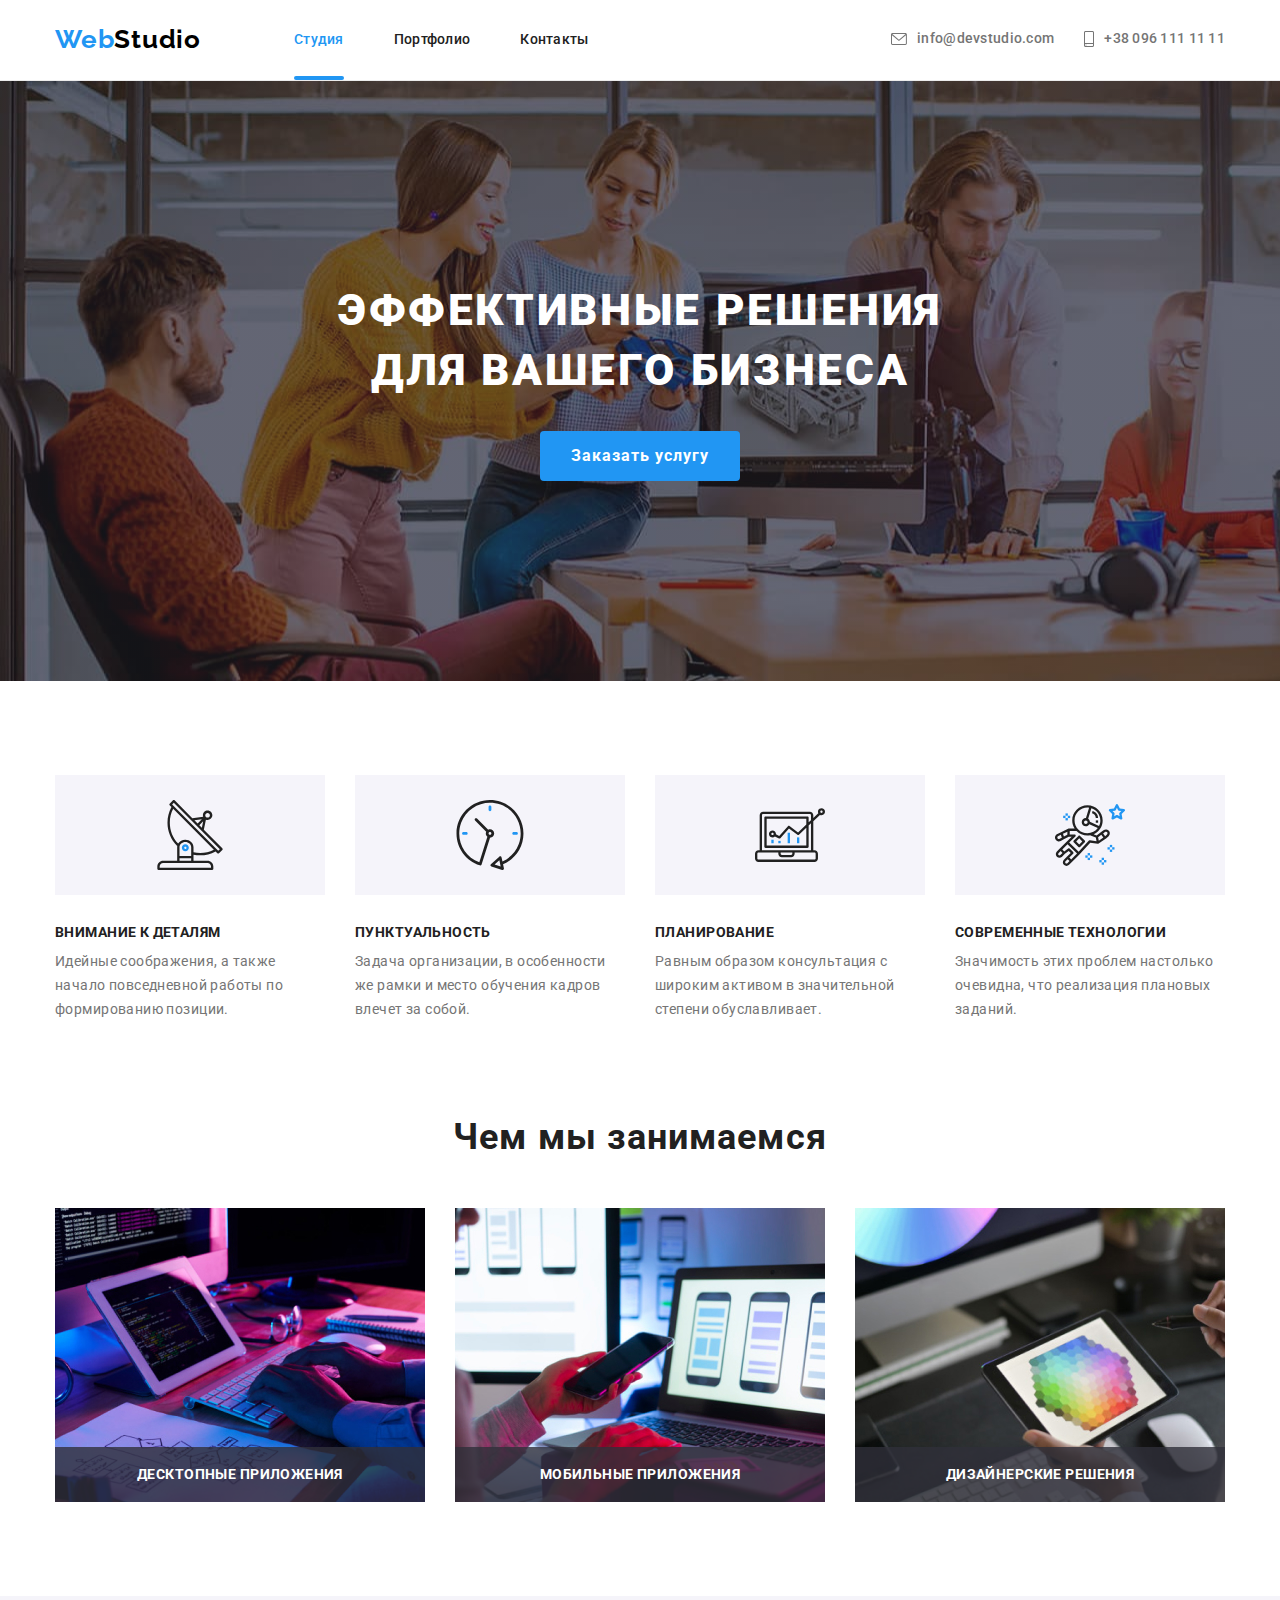
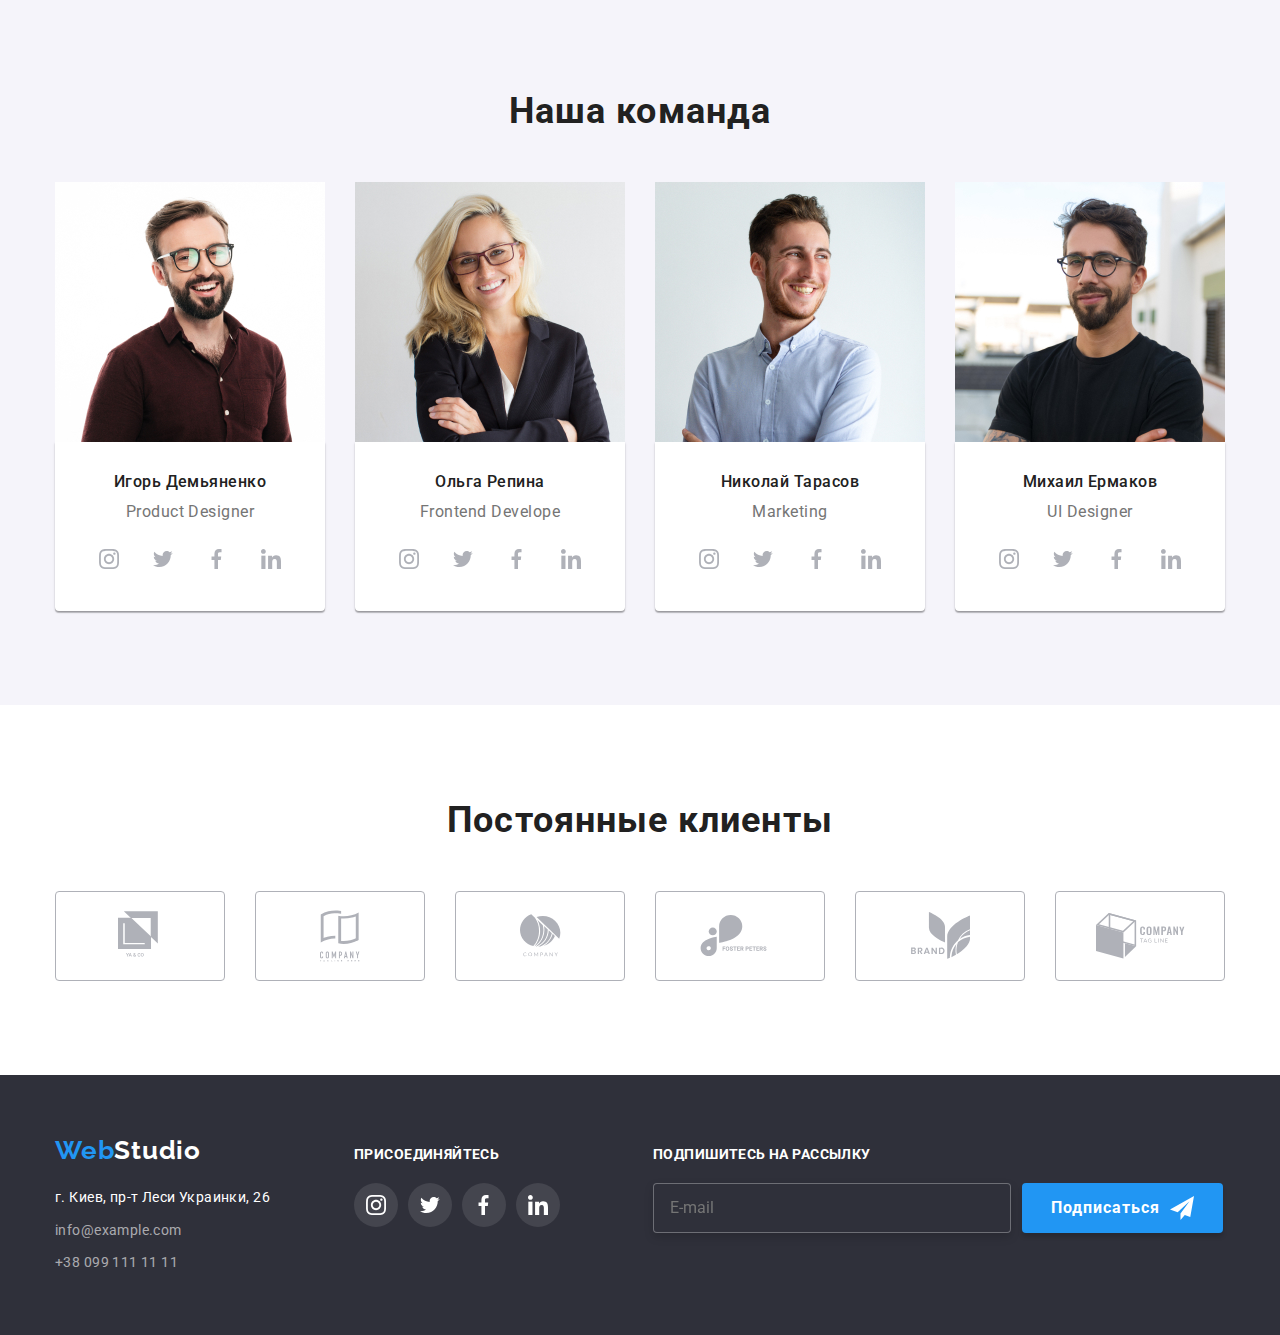
<file: index.html>
<!DOCTYPE html>
<html lang="ru">
<head>
    <meta charset="UTF-8">
    <meta name="viewport" content="width=device-width, initial-scale=1.0">
    <title>Webstudio</title>
    <link rel="preconnect" href="https://fonts.gstatic.com">
    <link href="https://fonts.googleapis.com/css2?family=Oleo+Script&family=Raleway:wght@700&family=Roboto:wght@400;500;700;900&display=swap" 
    rel="stylesheet">
    <link rel="stylesheet" href="https://cdnjs.cloudflare.com/ajax/libs/modern-normalize/1.0.0/modern-normalize.min.css">
    <link rel="stylesheet" href="./css/main.min.css" />
</head>
<body>
    <!--header-->
    <header class="header">
        <div class="container">
        <!--Навигация-->
        <nav class="navigation">
        <a class="logo" href="#"><span class="logo-accent">Web</span>Studio</a>
        <ul class="navigation-menu">
            <li class="navigation-menu-item">
                <a class="navigation-menu-link is-current" href="#">Студия</a>
            </li>
            <li class="navigation-menu-item">
                <a class="navigation-menu-link" href="./portfolio.html">Портфолио</a>
            </li>
            <li class="navigation-menu-item">
                <a class="navigation-menu-link" href="#">Контакты</a>
            </li>
        </ul>
        </nav>
        <!--Адресс-->
        <address class="contact">
            <a  class="contact-email" href="mailto:info@devstudio.com">
                <svg class="contact-icon" width="16px" height="12px">
                    <use href="imagens/sprite.svg#icon-envelope"></use>
                </svg>
                info@devstudio.com 
            </a>
            <a class="contact-phone" href="tell:+380961111111">
                <svg class="contact-icon" width="10px" height="16px">
                    <use href="imagens/sprite.svg#icon-smartphone"></use>
                </svg>
                +38 096 111 11 11
            </a>
        </address>
        </div>
     </header>


    <main>
        <!--Герой-->
        <section class="hero">
            <div class="container">
                <h1 class="title">Эффективные решения для вашего бизнеса</h1>
                <button class="button-hero" type="button" data-modal-open>Заказать услугу </button>
            </div>
        </section>
        <!--Секция 2 Преимущества-->
        <section class="section-advantages">
            <div class="container">
                <h2 class="visually-hidden">Преимущества</h2>
                <ul class="section-advantages-list">
                    <li class="section-advantages-item">
                        <div class="advantages-container">
                            <svg width="70px" height="70px">
                                <use href="imagens/sprite.svg#icon-antenna"></use>
                            </svg>
                        </div>
                        <h3 class="section-advantages-title">Внимание к деталям</h3>
                        <p class="section-advantages-text">Идейные соображения, а также начало повседневной работы по формированию позиции.</p>
                    </li>
                    <li class="section-advantages-item">
                        <div class="advantages-container">
                            <svg width="70px" height="70px">
                                <use href="imagens/sprite.svg#icon-clock"></use>
                            </svg>
                        </div>
                        <h3 class="section-advantages-title">Пунктуальность</h3>
                        <p class="section-advantages-text">Задача организации, в особенности же рамки и место обучения кадров влечет за собой.</p>
                    </li>
                    <li class="section-advantages-item">
                        <div class="advantages-container">
                            <svg width="70px" height="70px">
                                <use href="imagens/sprite.svg#icon-diagram"></use>
                            </svg>
                        </div>
                        <h3 class="section-advantages-title">Планирование</h3>
                        <p class="section-advantages-text">Равным образом консультация с широким активом в значительной степени обуславливает.</p>
                    </li>
                    <li class="section-advantages-item">
                        <div class="advantages-container">
                            <svg width="70px" height="70px">
                                <use href="imagens/sprite.svg#icon-astronaut"></use>
                            </svg>
                        </div>
                        <h3 class="section-advantages-title">Современные технологии</h3>
                        <p class="section-advantages-text">Значимость этих проблем настолько очевидна, что реализация плановых заданий.</p>
                    </li>
                </ul>
            </div>
        </section>

        <!--секция Чем мы занимаемся-->
        <section class="section-adout">
            <div class="container">
            <h2 class="subtitle">Чем мы занимаемся</h2>
            <ul class="section-adout-list">
                <li class="section-about-item">
                    <img class="section-adout-img" src="./imagens/main/img.jpg" alt="печатает на клавиатуре" width="370" height="294">
                    <div class="section-about-container">
                        <p class="section-adout-text">Десктопные приложения</p>
                    </div>
                </li>
                <li class="section-about-item">
                    <img class="section-adout-img" src="./imagens/main/img2.jpg" alt="смартфон в руке" width="370" height="294" >
                    <div class="section-about-container">
                        <p class="section-adout-text">Мобильные приложения</p>
                    </div>
                </li>
                <li class="section-about-item">
                    <img class="section-adout-img"  src="./imagens/main/img3.jpg" alt="работает на планшете" width="370" height="294">
                    <div class="section-about-container">
                        <p class="section-adout-text">Дизайнерские решения</p>
                    </div>
                </li>
            </ul>
            </div>
        </section>
        <!--Сотрудники-->
        <section class="section-workers">
            <div class="container">
                <h2 class="subtitle">Наша команда</h2>
           <ul class="section-workers-list">
               <li class="section-workers-item">
                   <img class="section-workers-img" src="./imagens/workers/ihor.jpg" alt="Игорь Демьяненко" width="270" height="260">
                   <div class="worker-card">
                   <h3 class="section-workers-title">Игорь Демьяненко</h3>
                   <p class="section-workers-text" lang="en">Product Designer</p>
                   <ul class="social-list-links">
                       <li class="social-item">
                           <a class="social-link" href="#">
                            <svg class="social-icon" width="20px" height="20px">
                                <use href="imagens/sprite.svg#icon-instagram"></use>
                             </svg>
                           </a>
                        </li>
                       <li class="social-item">
                           <a class="social-link" href="#">
                           <svg class="social-icon" width="20px" height="20px">
                             <use href="imagens/sprite.svg#icon-twitter"></use>
                           </svg>
                          </a>
                        </li>
                       <li class="social-item">
                           <a class="social-link" href="#">
                           <svg class="social-icon" width="20px" height="20px">
                             <use href="imagens/sprite.svg#icon-facebook"></use>
                           </svg>
                          </a>
                        </li>
                       <li class="social-item">
                           <a class="social-link" href="#">
                           <svg class="social-icon" width="20px" height="20px">
                             <use href="imagens/sprite.svg#icon-linkedin"></use>
                            </svg>
                           </a>
                        </li>
                   </ul>
                  </div>
               </li>
               <li class="section-workers-item">
                   <img class="section-workers-img" src="./imagens/workers/olha.jpg" alt="Ольга Репина" width="270" height="260">
                   <div class="worker-card">
                   <h3 class="section-workers-title">Ольга Репина</h3>
                   <p class="section-workers-text" lang="en">Frontend Develope</p>
                   <ul class="social-list-links">
                    <li class="social-item">
                        <a class="social-link" href="#">
                         <svg class="social-icon" width="20px" height="20px">
                             <use href="imagens/sprite.svg#icon-instagram"></use>
                          </svg>
                        </a>
                     </li>
                    <li class="social-item">
                        <a class="social-link" href="#">
                        <svg class="social-icon" width="20px" height="20px">
                          <use href="imagens/sprite.svg#icon-twitter"></use>
                        </svg>
                       </a>
                     </li>
                    <li class="social-item">
                        <a class="social-link" href="#">
                        <svg class="social-icon" width="20px" height="20px">
                          <use href="imagens/sprite.svg#icon-facebook"></use>
                        </svg>
                       </a>
                     </li>
                    <li class="social-item">
                        <a class="social-link" href="#">
                        <svg class="social-icon" width="20px" height="20px">
                          <use href="imagens/sprite.svg#icon-linkedin"></use>
                         </svg>
                        </a>
                     </li>
                </ul>
                   </div>
               </li>
               <li class="section-workers-item">
                   <img class="section-workers-img" src="./imagens/workers/kolya.jpg" alt="Николай Тарасов" width="270" height="260">
                   <div class="worker-card">
                   <h3 class="section-workers-title">Николай Тарасов</h3>
                   <p class="section-workers-text" lang="en">Marketing</p>
                   <ul class="social-list-links">
                    <li class="social-item">
                        <a class="social-link" href="#">
                         <svg class="social-icon" width="20px" height="20px">
                             <use href="imagens/sprite.svg#icon-instagram"></use>
                          </svg>
                        </a>
                     </li>
                    <li class="social-item">
                        <a class="social-link" href="#">
                        <svg class="social-icon" width="20px" height="20px">
                          <use href="imagens/sprite.svg#icon-twitter"></use>
                        </svg>
                       </a>
                     </li>
                    <li class="social-item">
                        <a class="social-link" href="">
                        <svg class="social-icon" width="20px" height="20px">
                          <use href="imagens/sprite.svg#icon-facebook"></use>
                        </svg>
                       </a>
                     </li>
                    <li class="social-item">
                        <a class="social-link" href="">
                        <svg class="social-icon" width="20px" height="20px">
                          <use href="imagens/sprite.svg#icon-linkedin"></use>
                         </svg>
                        </a>
                     </li>
                </ul>
                   </div>
               </li>
               <li class="section-workers-item">
                   <img class="section-workers-img" src="./imagens/workers/misha.jpg" alt="Михаил Ермаков" width="270" height="260">
                   <div class="worker-card">
                   <h3 class="section-workers-title">Михаил Ермаков</h3>
                   <p class="section-workers-text" lang="en">UI Designer</p>
                   <ul class="social-list-links">
                    <li class="social-item">
                        <a class="social-link" href="#">
                         <svg class="social-icon" width="20px" height="20px">
                             <use href="imagens/sprite.svg#icon-instagram"></use>
                          </svg>
                        </a>
                     </li>
                    <li class="social-item">
                        <a class="social-link" href="#">
                        <svg class="social-icon" width="20px" height="20px">
                          <use href="imagens/sprite.svg#icon-twitter"></use>
                        </svg>
                       </a>
                     </li>
                    <li class="social-item">
                        <a class="social-link" href="#">
                        <svg class="social-icon" width="20px" height="20px">
                          <use href="imagens/sprite.svg#icon-facebook"></use>
                        </svg>
                       </a>
                     </li>
                    <li class="social-item">
                        <a class="social-link" href="#">
                        <svg class="social-icon" width="20px" height="20px">
                          <use href="imagens/sprite.svg#icon-linkedin"></use>
                         </svg>
                        </a>
                     </li>
                </ul>
                   </div>
               </li>
           </ul>
            </div>
           
        </section>

<!-- Постоянные клиенты -->
        <section class="clients">
            <div class="container">
              <h2 class="subtitle">Постоянные клиенты</h2>
               <ul class="clients-list">
                   <li class="clients-item">
                       <a class="clients-link" href="#">
                           <svg class="clients-icon" width="44px" height="49px"> 
                           <use href="imagens/sprite.svg#icon-logo-yaco"></use>
                           </svg>
                       </a>
                   </li>
                   <li class="clients-item">
                       <a class="clients-link" href="#">
                           <svg class="clients-icon" width="40px" height="52px"> 
                           <use href="imagens/sprite.svg#icon-logo-companyhere"></use>
                           </svg>
                       </a>
                   </li>
                   <li class="clients-item">
                       <a class="clients-link" href="#">
                           <svg class="clients-icon" width="41px" height="43px"> 
                           <use href="imagens/sprite.svg#icon-logo-company"></use>
                           </svg>
                       </a>
                   </li>
                   <li class="clients-item">
                       <a class="clients-link" href="#">
                           <svg class="clients-icon" width="80px" height="42px"> 
                           <use href="imagens/sprite.svg#icon-logo-foster"></use>
                           </svg>
                       </a>
                   </li>
                   <li class="clients-item">
                       <a class="clients-link" href="#">
                           <svg class="clients-icon" width="59px" height="47px"> 
                           <use href="imagens/sprite.svg#icon-logo-brand"></use>
                           </svg>
                       </a>
                   </li>
                   <li class="clients-item">
                       <a class="clients-link" href="#">
                           <svg class="clients-icon" width="89px" height="46px"> 
                               <use href="imagens/sprite.svg#icon-logo-companytagline"></use>
                           </svg>
                       </a>
                   </li>
               </ul>
            </div>
        </section>

    </main>

    <!--Подвал-->
    <footer class="footer">
      <div class="container">
        <div class="footer-adress-container">
            <a class="logo-footer" href="#"><span class="logo-accent">Web</span>Studio</a>
        <address class="footer-contact">
                <p class="address">г. Киев, пр-т Леси Украинки, 26</p>
            <ul>
                <li class="footer-contact-item"><a class="footer-contact-email" href="mailto:info@example.com">info@example.com</a></li>
                <li class="footer-contact-item"><a class="footer-contact-phone" href="tell:+380991111111">+38 099 111 11 11</a></li>
            </ul>
        </address>
        </div>
        
      
   <div class="footer-social-links">
    <p class="slogan">присоединяйтесь</p>
    <ul class="social-list-links">
        <li class="social-item">
            <a class="social-link" href="#">
             <svg class="social-icon" width="20px" height="20px">
                 <use href="imagens/sprite.svg#icon-instagram"></use>
              </svg>
            </a>
         </li>
        <li class="social-item">
            <a class="social-link" href="#">
            <svg class="social-icon" width="20px" height="20px">
              <use href="imagens/sprite.svg#icon-twitter"></use>
            </svg>
           </a>
         </li>
        <li class="social-item">
            <a class="social-link" href="#">
            <svg class="social-icon" width="20px" height="20px">
              <use href="imagens/sprite.svg#icon-facebook"></use>
            </svg>
           </a>
         </li>
        <li class="social-item">
            <a class="social-link" href="#">
            <svg class="social-icon" width="20px" height="20px">
              <use href="imagens/sprite.svg#icon-linkedin"></use>
             </svg>
            </a>
         </li>
    </ul>
   </div>

   <div class="footer-form-group">
      <p class="slogan-form">Подпишитесь на рассылку</p>
      <form class="footer-form" action="#" method="post">
          <input class="footer-form-input" type="email" name="email" placeholder="E-mail">
          <button class="button-subscribe" type="submit">
              <span class="subscribe">Подписаться</span>
              <svg width="24px" height="24px">
                  <use href="imagens/sprite.svg#icon-icon-send"></use>
              </svg>
            </button>
      </form>
</div>

      </div>
            
    </footer>
      <!-- Модальное окно -->
    <div class="backdrop is-hidden" data-modal>
        <div class="modal">
           <button class="close-btn" data-modal-close type="button">
               <svg width="18px" height="18px">
                   <use href="imagens/sprite.svg#icon-close"></use>
               </svg>
           </button>

           <p class="modal-slogan">Оставьте свои данные, мы вам перезвоним</p>
           <form class="modal-form">
               <label class="modal-label">Имя
                <span class="modal-form-input-wrapper">
                    <input class="modal-form-input"  type="text" name="user-name">
                    <svg class="modal-form-icon" width="18px" height="18px">
                        <use href="imagens/sprite.svg#icon-person"></use>
                    </svg>
                </span>
               </label>
               

                <label class="modal-label">Телефон
                    <span class="modal-form-input-wrapper">
                        <input class="modal-form-input" type="tel" name="tel">
                        <svg class="modal-form-icon" width="18px" height="18px">
                            <use href="imagens/sprite.svg#icon-phone-black"></use>
                        </svg>
                    </span>
                 </label>

                 <label class="modal-label">Почта
                     <span class="modal-form-input-wrapper">
                        <input class="modal-form-input" type="email" name="email" >
                        <svg class="modal-form-icon" width="18px" height="18px">
                            <use href="imagens/sprite.svg#icon-email-black"></use>
                        </svg>
                     </span>
                 </label>
         
                <label class="modal-label" >Комментарий
                    <textarea placeholder="Введите текст"class="modal-form-comment"name="comment"></textarea>
                </label>
               
                 <input class="modal-form-checkbox visually-hidden" id="user-policy" type="checkbox" name="user-policy" value="acceppt-policy">
                 <label class="modal-policy-text" for="user-policy" modal-form-policy>Соглашаюсь с рассылкой и принимаю <a class="modal-policy-text-link" href="#"> Условия договора</a></label>
                 

                 <button class="modal-form-button" type="submit">Отправить</button>

           </form>
        </div>
    </div>

    <script src="./js/modal.js"></script>

</body>
</html>
</file>
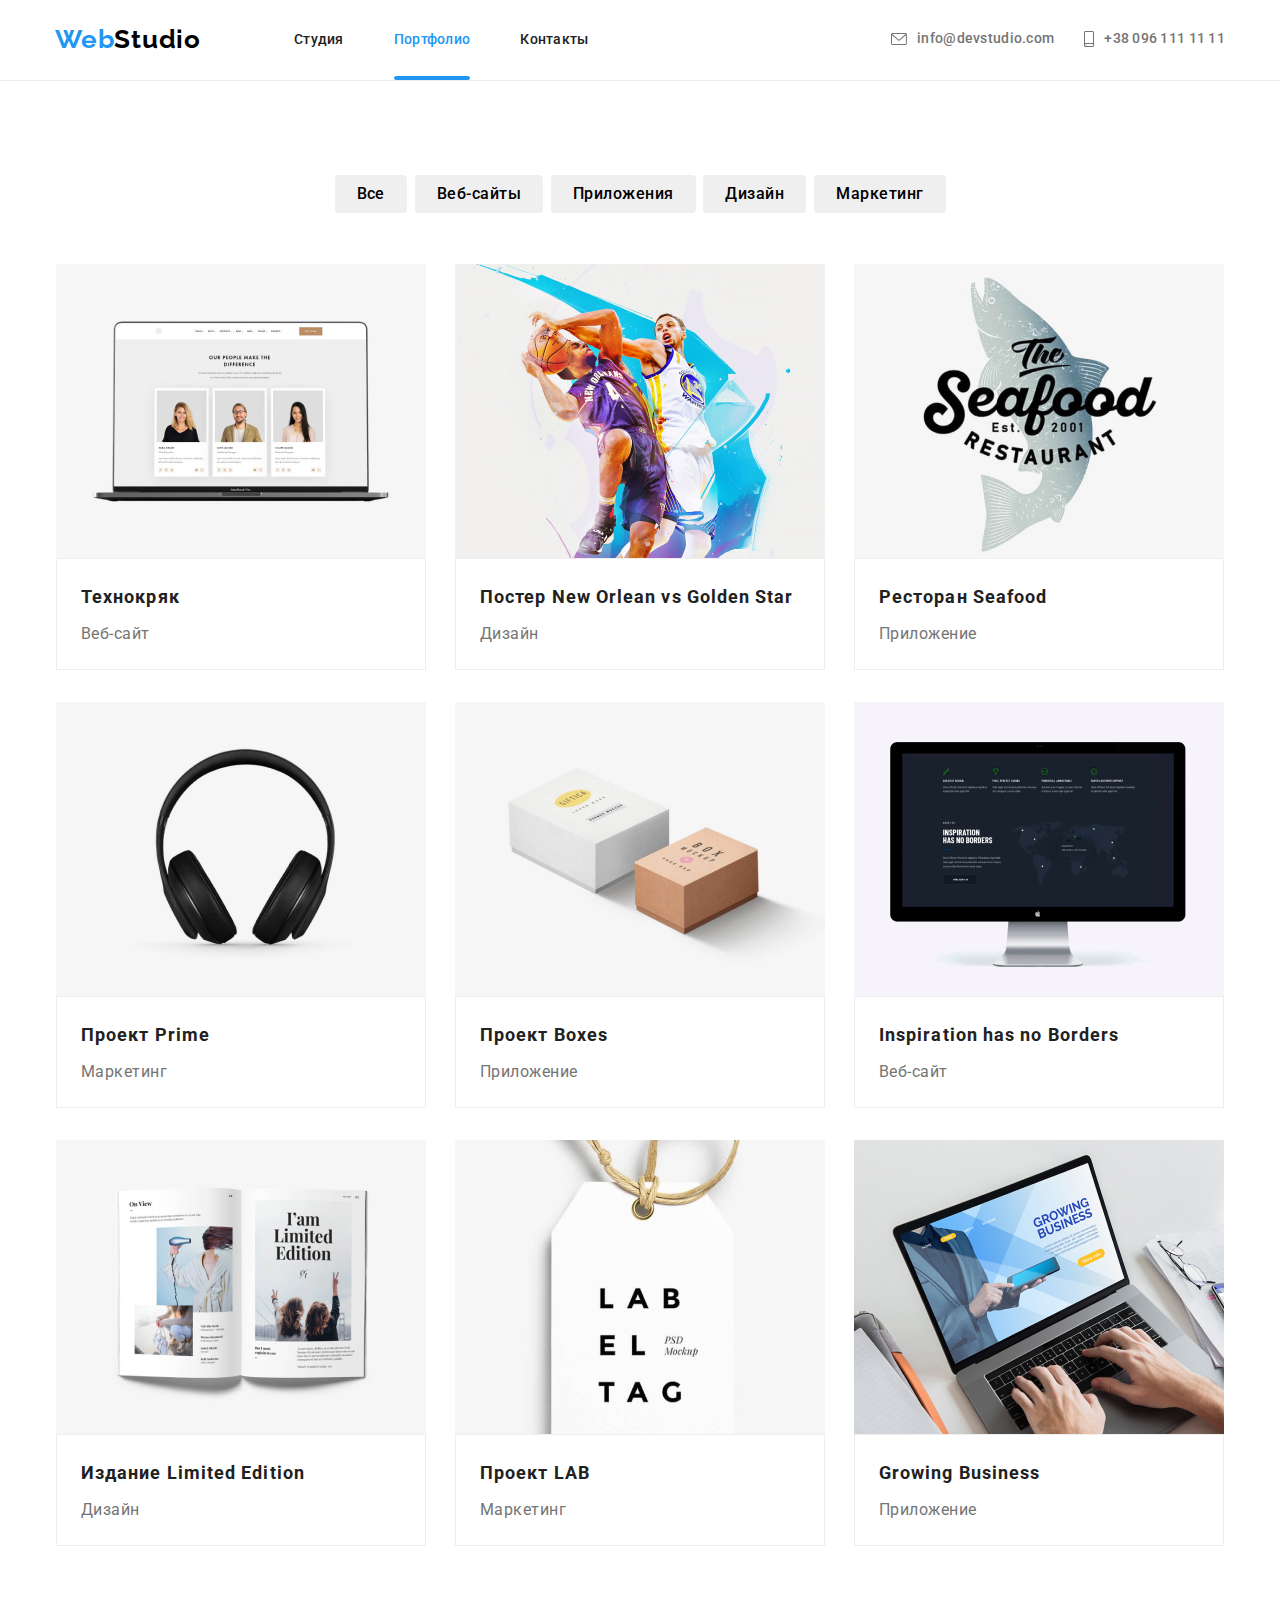
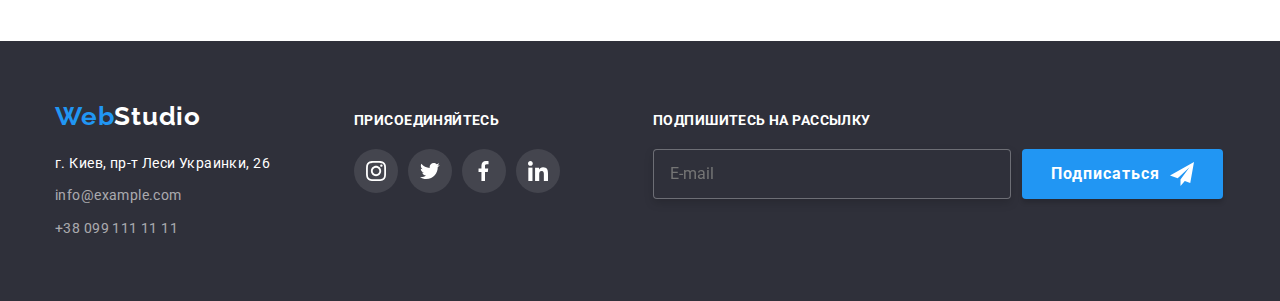
<file: portfolio.html>
<!DOCTYPE html>
<html lang="ru">
<head>
    <meta charset="UTF-8">
    <meta name="viewport" content="width=device-width, initial-scale=1.0">
    <title>Portfolio</title>
    <link rel="preconnect" href="https://fonts.gstatic.com">
    <link href="https://fonts.googleapis.com/css2?family=Oleo+Script&family=Raleway:wght@700&family=Roboto:wght@400;500;700;900&display=swap" 
     rel="stylesheet">
     <link rel="stylesheet" href="https://cdnjs.cloudflare.com/ajax/libs/modern-normalize/1.0.0/modern-normalize.min.css">
    <link rel="stylesheet" href="./css/main.min.css" /> 
</head>
<body>
     <!--header-->
    <header class="header">
        <div class="container">
            <!--Навигация-->
        <nav class="navigation">
            <a class="logo" href="#"><span class="logo-accent">Web</span>Studio</a>
            <ul class="navigation-menu">
                <li class="navigation-menu-item">
                    <a class="navigation-menu-link" href="./index.html">Студия</a>
                </li>
                <li class="navigation-menu-item">
                    <a class="navigation-menu-link is-current" href="./portfolio.html">Портфолио</a>
                </li>
                <li class="navigation-menu-item">
                    <a class="navigation-menu-link" href="#">Контакты</a>
                </li>
            </ul>
            </nav>
           <!--Адресс-->
        <address class="contact">
            <a  class="contact-email" href="mailto:info@devstudio.com">
                <svg class="contact-icon" width="16px" height="12px">
                    <use href="imagens/sprite.svg#icon-envelope"></use>
                </svg>
                info@devstudio.com 
            </a>
            <a class="contact-phone" href="tell:+380961111111">
                <svg class="contact-icon" width="10px" height="16px">
                    <use href="imagens/sprite.svg#icon-smartphone"></use>
                </svg>
                +38 096 111 11 11
            </a>
        </address>
        
     </header>

     <!--Main-->
    <main class="main-footer"> 
        <div class="container">
            <h1 class="visually-hidden">Портфолио</h1>
            <!--Кнопки-->
                <ul class="buttons-list">
                    <li class="button-item"><button class="button-portfolio" type="button">Все</button></li>
                    <li class="button-item"><button class="button-portfolio" type="button">Веб-сайты</button></li>
                    <li class="button-item"><button class="button-portfolio" type="button">Приложения</button></li>
                    <li class="button-item"><button class="button-portfolio" type="button">Дизайн</button></li>
                    <li class="button-item"><button class="button-portfolio" type="button">Маркетинг</button></li>
                </ul>
            <!--Наши работы(список картинок)-->
            <ul class="work-examples-list">
                <li class="work-examples-item">
                    <a class="work-examples-link" href="">
                        <div class="overlay-wrapper">
                            <img class="work-examples-img" src="./imagens/portfolio/laptop1.jpg" alt="открытый ноутбук" width="370" height="294">
                            <p class="overlay">Технокряк это современная площадка распространения коронавируса. Компании используют эту платформу для цифрового шпионажа и атак на защищённые сервера конкурентов.</p>
                        </div>
                        <div class="card-content">
                        <h2 class="work-examples-title">Технокряк</h2>
                        <p class="work-examples-text">Веб-сайт</p>
                        </div>
                    </a>
                    
                </li>
                <li class="work-examples-item">
                    <a class="work-examples-link" href="">
                        <div class="overlay-wrapper">
                            <img class="work-examples-img" src="./imagens/portfolio/bassketboll2.jpg" alt="два баскетболиста с мячом" width="370" height="294">
                            <p class="overlay">Технокряк это современная площадка распространения коронавируса. Компании используют эту платформу для цифрового шпионажа и атак на защищённые сервера конкурентов.</p>
                        </div>
                        <div class="card-content">
                        <h2 class="work-examples-title">Постер New Orlean vs Golden Star</h2>
                        <p class="work-examples-text">Дизайн</p>
                       </div>
                    </a>
                    
                </li>
                <li class="work-examples-item">
                    <a class="work-examples-link" href="">
                        <div class="overlay-wrapper">
                            <img class="work-examples-img" src="./imagens/portfolio/seafood3.jpg" alt="логотип ресторана" width="370" height="294">
                            <p class="overlay">Технокряк это современная площадка распространения коронавируса. Компании используют эту платформу для цифрового шпионажа и атак на защищённые сервера конкурентов.</p>
                        </div>
                        <div class="card-content">
                        <h2 class="work-examples-title">Ресторан Seafood</h2>
                        <p class="work-examples-text">Приложение</p>
                        </div>
                    </a>
                    
                </li>
                <li class="work-examples-item">
                    <a class="work-examples-link" href="">
                        <div class="overlay-wrapper">
                            <img class="work-examples-img" src="./imagens/portfolio/headphone4.jpg" alt="наушники" width="370" height="294">
                            <p class="overlay">Технокряк это современная площадка распространения коронавируса. Компании используют эту платформу для цифрового шпионажа и атак на защищённые сервера конкурентов.</p>
                        </div>
                        <div class="card-content">
                        <h2 class="work-examples-title">Проект Prime</h2>
                        <p class="work-examples-text">Маркетинг</p>
                        </div>
                    </a>
                    
                </li>
                <li class="work-examples-item">
                    <a class="work-examples-link" href="">
                        <div class="overlay-wrapper">
                            <img class="work-examples-img" src="./imagens/portfolio/boxes5.jpg" alt="две коробки" width="370" height="294">
                            <p class="overlay">Технокряк это современная площадка распространения коронавируса. Компании используют эту платформу для цифрового шпионажа и атак на защищённые сервера конкурентов.</p>
                        </div>
                        <div class="card-content">
                        <h2 class="work-examples-title">Проект Boxes</h2>
                        <p class="work-examples-text">Приложение</p>
                        </div>
                    </a>
                    
                </li>
                <li class="work-examples-item">
                    <a class="work-examples-link" href="">
                        <div class="overlay-wrapper">
                            <img class="work-examples-img" src="./imagens/portfolio/comp6.jpg" alt="экран компьютера" width="370" height="294">
                            <p class="overlay">Технокряк это современная площадка распространения коронавируса. Компании используют эту платформу для цифрового шпионажа и атак на защищённые сервера конкурентов.</p>
                        </div>
                        <div class="card-content">
                        <h2 class="work-examples-title" lang="en">Inspiration has no Borders</h2>
                        <p class="work-examples-text">Веб-сайт</p>
                        </div>
                    </a>
                    
                </li>
                <li class="work-examples-item">
                    <a class="work-examples-link" href="">
                        <div class="overlay-wrapper">
                            <img class="work-examples-img" src="./imagens/portfolio/book7.jpg" alt="открытая книга" width="370" height="294">
                            <p class="overlay">Технокряк это современная площадка распространения коронавируса. Компании используют эту платформу для цифрового шпионажа и атак на защищённые сервера конкурентов.</p>
                        </div>
                        <div class="card-content">
                        <h2 class="work-examples-title">Издание Limited Edition</h2>
                        <p class="work-examples-text">Дизайн</p>
                        </div>
                    </a>
                    
                </li>
                <li class="work-examples-item">
                    <a class="work-examples-link" href="">
                        <div class="overlay-wrapper">
                            <img class="work-examples-img" src="./imagens/portfolio/labeltag8.jpg" alt="значок" width="370" height="294">
                            <p class="overlay">Технокряк это современная площадка распространения коронавируса. Компании используют эту платформу для цифрового шпионажа и атак на защищённые сервера конкурентов.</p>
                        </div>
                        <div class="card-content">
                        <h2 class="work-examples-title">Проект LAB</h2>
                        <p class="work-examples-text">Маркетинг</p>
                        </div>
                    </a>
                    
                </li>
                <li class="work-examples-item">
                    <a class="work-examples-link" href="">
                        <div class="overlay-wrapper">
                            <img class="work-examples-img" src="./imagens/portfolio/laptop9.jpg" alt="печатает на клавиатуре ноутбука" width="370" height="294">
                            <p class="overlay">Технокряк это современная площадка распространения коронавируса. Компании используют эту платформу для цифрового шпионажа и атак на защищённые сервера конкурентов.</p>
                        </div>
                        <div class="card-content">
                        <h2 class="work-examples-title" lang="en">Growing Business</h2>
                        <p class="work-examples-text">Приложение</p>
                        </div>
                    </a>
                    
                </li>
            </ul>
        </div>
       
    </main>

 <!--Подвал-->
 <footer class="footer">
    <div class="container">
      <div class="footer-adress-container">
          <a class="logo-footer" href="#"><span class="logo-accent">Web</span>Studio</a>
      <address class="footer-contact">
              <p class="address">г. Киев, пр-т Леси Украинки, 26</p>
          <ul>
              <li class="footer-contact-item"><a class="footer-contact-email" href="mailto:info@example.com">info@example.com</a></li>
              <li class="footer-contact-item"><a class="footer-contact-phone" href="tell:+380991111111">+38 099 111 11 11</a></li>
          </ul>
      </address>
      </div>
      
    
 <div class="footer-social-links">
  <p class="slogan">присоединяйтесь</p>
  <ul class="social-list-links">
      <li class="social-item">
          <a class="social-link" href="">
           <svg class="social-icon" width="20px" height="20px">
               <use href="imagens/sprite.svg#icon-instagram"></use>
            </svg>
          </a>
       </li>
      <li class="social-item">
          <a class="social-link" href="">
          <svg class="social-icon" width="20px" height="20px">
            <use href="imagens/sprite.svg#icon-twitter"></use>
          </svg>
         </a>
       </li>
      <li class="social-item">
          <a class="social-link" href="">
          <svg class="social-icon" width="20px" height="20px">
            <use href="imagens/sprite.svg#icon-facebook"></use>
          </svg>
         </a>
       </li>
      <li class="social-item">
          <a class="social-link" href="">
          <svg class="social-icon" width="20px" height="20px">
            <use href="imagens/sprite.svg#icon-linkedin"></use>
           </svg>
          </a>
       </li>
  </ul>
 </div>

    
 <div class="footer-form-group">
    <p class="slogan-form">Подпишитесь на рассылку</p>
    <form class="footer-form" action="#" method="post">
        <input class="footer-form-input" type="email" name="email" placeholder="E-mail">
        <button class="button-subscribe" type="submit">
            <span class="subscribe">Подписаться</span>
            <svg width="24px" height="24px">
                <use href="imagens/sprite.svg#icon-icon-send"></use>
            </svg>
          </button>
    </form>
</div>
    
          
 </div>
  </footer>

</body>
</html>
</file>
<file: css/main.min.css>
body{font-family:var(--main-font);color:var(--accent-color)}h1,h2,h3,h4,h5,h6,p{margin:0}ul{list-style:none;margin:0;padding:0}img{display:block}a{text-decoration:none}.container{width:1200px;margin-left:auto;margin-right:auto;padding-left:15px;padding-right:15px}:root{--main-font: "Roboto" , sans-serif;--secondary-font: "Raleway", sans-serif ;--accent-color: #212121;--secondary-color:#757575}.visually-hidden{position:absolute;width:1px;height:1px;margin:-1px;border:0;padding:0;white-space:nowrap;clip-path:inset(100%);clip:rect(0 0 0 0);overflow:hidden}.header{padding-top:24px;padding-bottom:25px;border-bottom-width:1px;border-bottom-style:solid;border-bottom-color:#ececec}.header>.container,.navigation,.navigation-menu{display:flex;align-items:center}.header .logo{margin-right:93px}.header .contact{margin-left:auto;display:flex;align-items:center}.header .contact-email{margin-right:30px}.logo{font-family:var(--secondary-font);font-weight:bold;font-size:26px;line-height:1.19;letter-spacing:0.03em;color:#000000;text-decoration:none}.navigation-menu-item:not(:last-child){margin-right:50px}.navigation-menu-link{font-size:14px;font-weight:500;line-height:1.14;letter-spacing:0.02em;text-align:left;color:var(--accent-color);text-decoration:none;position:relative;padding-bottom:32px;padding-top:32px;transition:color 250ms cubic-bezier(0.4, 0, 0.2, 1)}.navigation-menu-link:hover,.navigation-menu-link:focus{color:#2196F3}.contact-email:hover,.contact-email:focus,.contact-phone:hover,.contact-phone:focus{color:#2196F3}.contact-phone,.contact-email{font-style:normal;font-family:var(--main-font);font-size:14px;font-weight:500;line-height:1.14;letter-spacing:0.02em;text-align:left;color:var(--secondary-color);text-decoration:none;display:flex;align-items:center;transition:color 250ms cubic-bezier(0.4, 0, 0.2, 1)}.contact-icon{margin-right:10px;fill:currentColor}.is-current::after{display:inline-block;content:"";background:#2196F3;border-radius:2px;height:4px;width:100%;position:absolute;bottom:-1px;left:0}.hero{padding-top:200px;padding-bottom:200px;background-color:#2F303A;background-image:linear-gradient(rgba(47,48,58,0.4), rgba(47,48,58,0.4)),url(../imagens/hero/hero.jpg);background-repeat:no-repeat;background-size:cover}.title{font-family:var(--main-font);font-weight:900;font-size:44px;line-height:1.36;text-align:center;letter-spacing:0.06em;text-transform:uppercase;color:#FFFFFF;margin-right:auto;margin-left:auto;width:696px;margin-bottom:30px}.button-hero{font-family:var(--main-font);font-weight:bold;font-size:16px;line-height:1.87;text-align:center;letter-spacing:0.06em;color:#FFFFFF;background-color:#2196F3;min-width:200px;padding-top:10px;padding-bottom:10px;display:block;margin:0 auto;border:none;cursor:pointer;border-radius:4px}.section-advantages{padding-top:94px;padding-bottom:94px}.section-advantages-list{display:flex;align-items:center;justify-content:space-between}.section-advantages-item{width:270px}.section-advantages-title{font-weight:bold;font-size:14px;line-height:1.14;letter-spacing:0.03em;text-transform:uppercase;margin-bottom:10px}.section-advantages-text{font-weight:normal;font-size:14px;line-height:1.71;letter-spacing:0.03em;color:var(--secondary-color)}.advantages-container{display:flex;justify-content:center;align-items:center;background-color:#F5F4FA;margin-bottom:30px;height:120px}.section-adout{padding-bottom:94px}.section-adout-list{display:flex;justify-content:space-between}.section-adout-text{font-family:var(--main-font);font-weight:bold;font-size:14px;line-height:1.14px;text-align:center;letter-spacing:0.03em;text-transform:uppercase;color:#FFFFFF;padding-top:27px;padding-bottom:27px}.section-about-container{background:rgba(47,48,58,0.8);width:100%;bottom:0;left:0;position:absolute}.section-about-item{position:relative}.section-workers{background-color:#F5F4FA;padding-top:94px;padding-bottom:94px}.section-workers-list{display:flex;justify-content:space-between}.section-workers-title{font-weight:500;font-size:16px;line-height:1.19;text-align:center;letter-spacing:0.03em;margin-bottom:10px}.section-workers-text{font-weight:normal;font-size:16px;line-height:1.19;text-align:center;letter-spacing:0.03em;color:var(--secondary-color);margin-bottom:16px}.social-list-links{display:flex;justify-content:center}.social-item:not(:last-child){margin-right:10px}.social-link{display:flex;justify-content:center;align-items:center;width:44px;height:44px;color:#afb1b8;border-radius:50%;transition:color 250ms cubic-bezier(0.4, 0, 0.2, 1)}.social-link:hover,.social-link:focus{color:#FFFFFF;background-color:#2196F3}.social-icon{fill:currentColor}.worker-card{border-radius:0px 0px 4px 4px;box-shadow:0px 1px 3px rgba(0,0,0,0.12),0px 1px 1px rgba(0,0,0,0.14),0px 2px 1px rgba(0,0,0,0.2);padding-top:30px;padding-bottom:30px;background-color:#FFFFFF}.clients{padding-top:94px;padding-bottom:94px}.clients-list{display:flex}.clients-link{justify-content:center;align-items:center;display:flex;width:170px;height:90px;border:1px solid #AFB1B8;border-radius:4px;color:#AFB1B8;transition:color 250ms cubic-bezier(0.4, 0, 0.2, 1)}.clients-link:hover,.clients-link:focus{border:1px solid #2196F3;color:#2196F3}.clients-icon{fill:currentColor}.clients-item:not(:last-child){margin-right:30px}.footer{background-color:#2F303A;padding-top:60px;padding-bottom:60px}.footer>.container{display:flex;align-items:baseline}.footer-adress-container{margin-right:84px}.footer-social-links{margin-right:93px}.address{font-style:normal;font-weight:normal;font-size:14px;line-height:1.71;letter-spacing:0.03em;color:#FFFFFF;display:block;margin-bottom:9px}.footer-contact-email{display:block;margin-bottom:9px}.footer-contact-phone,.footer-contact-email{font-style:normal;font-weight:normal;font-size:14px;line-height:1.71;letter-spacing:0.03em;color:rgba(255,255,255,0.6);text-decoration:none}.logo-footer{font-family:var(--secondary-font);font-weight:bold;font-size:26px;line-height:1.19;letter-spacing:0.03em;color:#FFFFFF;text-decoration:none;display:block;margin-bottom:20px}.slogan{font-family:var(--main-font);font-weight:bold;font-size:14px;line-height:1.14;letter-spacing:0.03em;text-transform:uppercase;color:#FFFFFF;margin-bottom:20px}.footer .social-link{background-color:rgba(255,255,255,0.1);color:#FFFFFF;transition:color 250ms cubic-bezier(0.4, 0, 0.2, 1)}.footer .social-link:hover,.footer .social-link:focus{background-color:#2196F3}.main-footer{padding-top:94px;padding-bottom:94px}.buttons-list{display:flex;align-items:center;justify-content:space-between;width:611px;margin-left:auto;margin-right:auto;margin-bottom:50px}.button-portfolio{font-family:var(--main-font);font-weight:500;font-size:16px;line-height:1.62;text-align:center;letter-spacing:0.03em;text-decoration:none;display:block;padding-top:6px;padding-bottom:6px;padding-left:22px;padding-right:22px;border:none;border-radius:4px;overflow:hidden;cursor:pointer;transition:color 250ms cubic-bezier(0.4, 0, 0.2, 1)}.button-portfolio:hover,.button-portfolio:focus{background-color:#2196F3;color:#FFFFFF}.work-examples-list{display:flex;flex-wrap:wrap;justify-content:space-between}.work-examples-item:nth-child(-n+6){margin-bottom:30px}.card-content{border:1px solid #EEEEEE;box-sizing:border-box;width:370px;padding:20px 24px}.work-examples-title{font-weight:bold;font-size:18px;line-height:2;letter-spacing:0.06em;margin-bottom:4px;color:var(--accent-color)}.work-examples-text{font-weight:normal;font-size:16px;line-height:1.87;letter-spacing:0.03em;color:var(--secondary-color)}.work-examples-link{display:block;border:1px solid transparent;transition:250ms cubic-bezier(0.4, 0, 0.2, 1)}.work-examples-link:hover,.work-examples-link:focus{border:1px solid #EEEEEE;box-shadow:0px 1px 1px rgba(0,0,0,0.12),0px 4px 4px rgba(0,0,0,0.06),1px 4px 6px rgba(0,0,0,0.16)}.overlay{font-family:var(--main-font);font-weight:normal;font-size:18px;line-height:1.56;letter-spacing:0.03em;background-color:rgba(33,150,243,0.9);color:#FFFFFF;padding:63px 24px;position:absolute;top:0;left:0;width:100%;height:100%;transform:translateY(100%);transition:transform 250ms cubic-bezier(0.4, 0, 0.2, 1)}.work-examples-link:hover .overlay,.work-examples-link:focus .overlay{transform:translateY(0%)}.overlay-wrapper{position:relative;overflow:hidden}.backdrop{background-color:rgba(0,0,0,0.1);position:fixed;left:0;top:0;width:100%;height:100%;transition:all 250ms cubic-bezier(0.4, 0, 0.2, 1)}.modal{width:528px;min-height:581px;box-shadow:0px 1px 3px rgba(0,0,0,0.12),0px 1px 1px rgba(0,0,0,0.14),0px 2px 1px rgba(0,0,0,0.2);border-radius:4px;background-color:#fff;position:absolute;top:50%;left:50%;transform:translate(-50%, -50%);padding:40px;position:relative}.close-btn{width:30px;height:30px;border-radius:50%;background-color:#FFFFFF;border:1px solid rgba(0,0,0,0.1);cursor:pointer;display:flex;align-items:center;justify-content:center;position:absolute;top:8px;right:8px}.close-btn:focus,.close-btn:hover{fill:#2196F3}.is-hidden{opacity:0;visibility:hidden;pointer-events:none}.modal-slogan{font-family:var(--main-font);font-weight:bold;font-size:20px;line-height:1.15;text-align:center;letter-spacing:0.03em;color:#212121;margin-bottom:12px}.modal-label{font-family:var(--main-font);font-size:12px;line-height:1.17;letter-spacing:0.01em;color:#757575}.modal-form{display:flex;flex-direction:column}.modal-form-input{width:100%;height:40px;border:1px solid rgba(33,33,33,0.2);box-sizing:border-box;border-radius:4px;padding-left:42px;transition:border-color 250ms cubic-bezier(0.4, 0, 0.2, 1)}.modal-form-icon{position:absolute;fill:#000000;left:12px;top:50%;transform:translateY(-50%);transition:fill 250ms cubic-bezier(0.4, 0, 0.2, 1)}.modal-label:focus-within .modal-form-icon,.modal-form-icon:hover{fill:#2196F3}.modal-form-input-wrapper{display:block;position:relative;margin-top:4px;margin-bottom:10px}.modal-form-input:focus,.modal-form-comment:focus{outline:none;border-color:#2196F3}.modal-form-comment{width:100%;height:120px;border:1px solid rgba(33,33,33,0.2);border-radius:4px;margin-top:4px;margin-bottom:20px;padding:12px 16px;resize:none;transition:border-color 250ms cubic-bezier(0.4, 0, 0.2, 1)}.modal-form-comment::placeholder{font-family:var(--main-font);font-size:14px;line-height:1.14;letter-spacing:0.01em;color:rgba 117,117,117,0.5}.modal-policy-text::before{content:"";display:inline-block;width:16px;height:15px;border:2px solid  #212121;border-radius:2px;transition:border 250ms cubic-bezier(0.4, 0, 0.2, 1),background-color 250ms cubic-bezier(0.4, 0, 0.2, 1);margin-right:7px}.modal-form-checkbox:checked+.modal-policy-text::before{background-color:#188CE8;border:none;background-image:url(../imagens/modal/Vector.svg);background-repeat:no-repeat;background-position:50% 50%}.modal-form-checkbox:focus+.modal-policy-text::before{border-color:#188CE8}.modal-policy-text{font-family:var(--accent-color);font-size:14px;line-height:1.71;letter-spacing:0.03em;color:#757575;margin-bottom:30px}.modal-policy-text-link{color:#2196F3;text-decoration-line:underline}.modal-form-button{font-family:var(--main-font);font-size:16px;line-height:1.87;align-items:center;text-align:center;letter-spacing:0.06em;color:#FFFFFF;font-weight:bold;box-shadow:0px 4px 4px rgba(0,0,0,0.15);border-radius:4px;border:none;background:#188CE8;cursor:pointer;width:200px;min-height:50px;margin:auto}.slogan-form{font-family:var(--main-font);font-weight:bold;font-size:14px;line-height:1.14;letter-spacing:0.03em;text-transform:uppercase;color:#FFFFFF;margin-bottom:20px}.footer-form-input{border:1px solid rgba(255,255,255,0.3);filter:drop-shadow(0px 4px 4px rgba(0,0,0,0.15));border-radius:4px;padding:15px 16px;background-color:#2F303A;color:#FFFFFF;width:358px;height:50px;margin-right:12px}.button-subscribe{min-width:200px;height:50px;background:#2196F3;box-shadow:0px 4px 4px rgba(0,0,0,0.15);border-radius:4px;border:none;font-weight:bold;font-size:16px;line-height:1.87;align-items:center;text-align:center;letter-spacing:0.06em;color:#FFFFFF;cursor:pointer;font-family:var(--main-font);padding:10px 29px;display:inline-flex;margin-left:-5px}.subscribe{margin-right:10px}.logo-accent{color:#2196F3}.navigation-menu-link.is-current{color:#2196F3}.subtitle{font-weight:bold;font-size:36px;line-height:1.17;text-align:center;letter-spacing:0.03em;margin-bottom:50px}
/*# sourceMappingURL=main.min.css.map */
</file>
